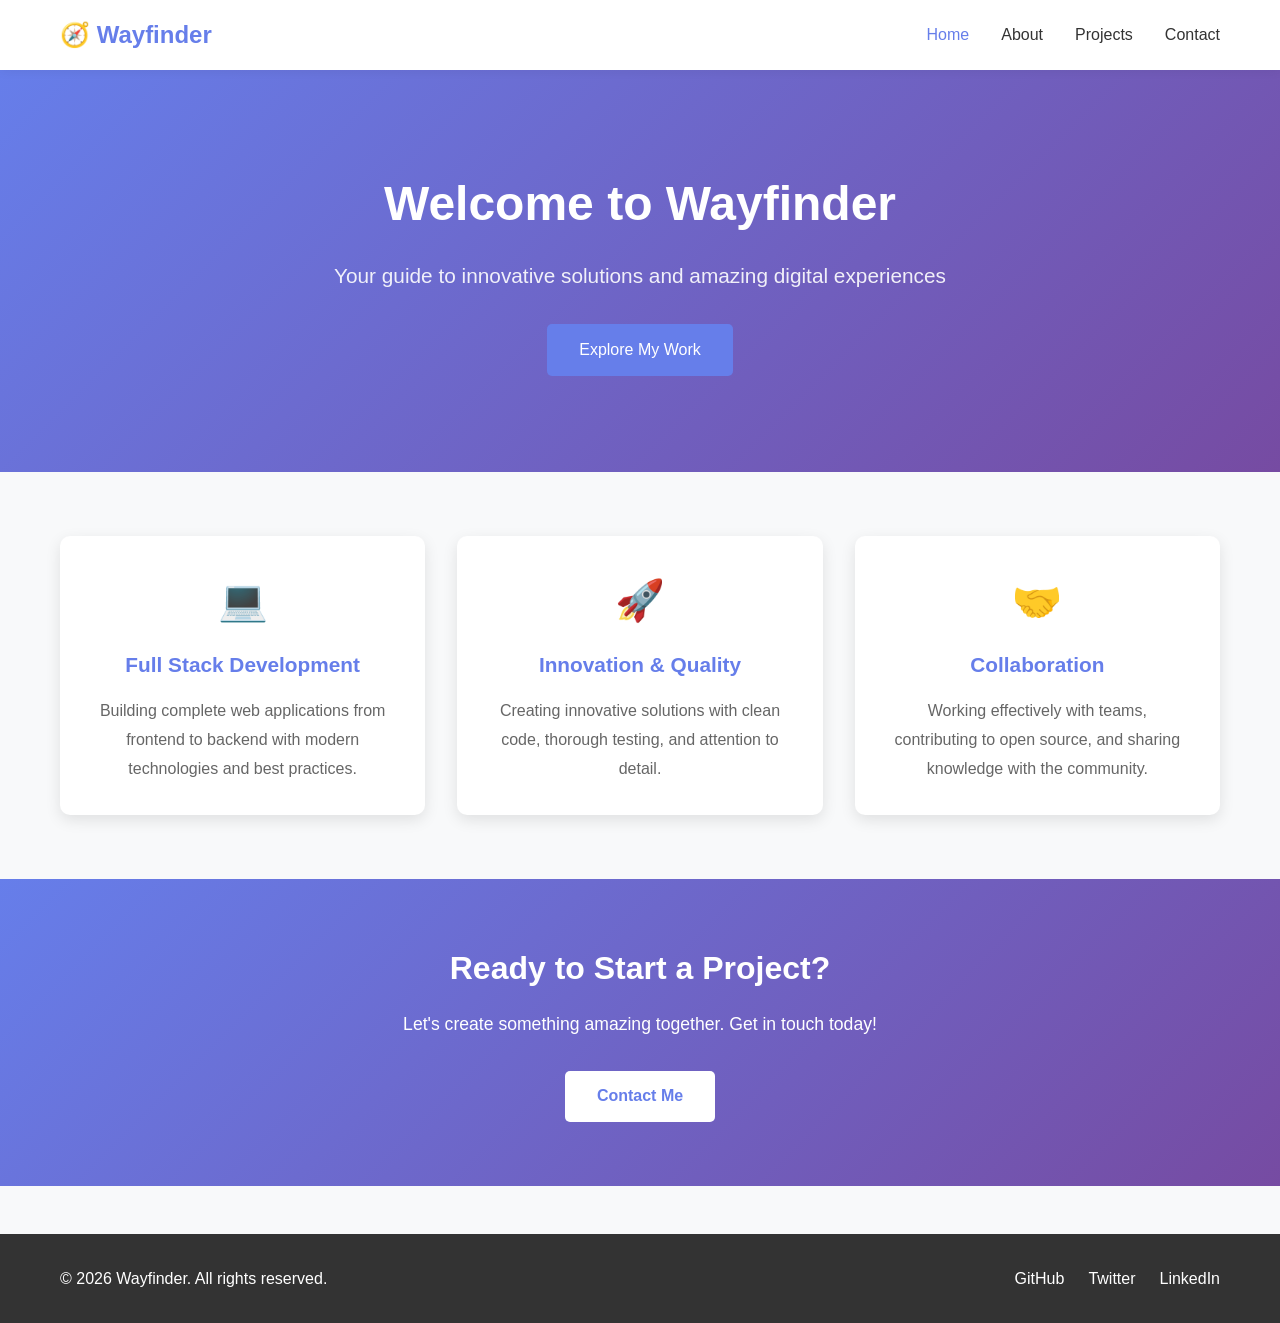
<file: index.html>
<!DOCTYPE html>
<html lang="en">
<head>
    <meta charset="UTF-8">
    <meta name="viewport" content="width=device-width, initial-scale=1.0">
    <title>Wayfinder - Developer Portfolio</title>
    <link rel="stylesheet" href="styles.css">
</head>
<body>
    <!-- Navigation -->
    <nav class="navbar">
        <div class="container">
            <div class="nav-brand">🧭 Wayfinder</div>
            <ul class="nav-links">
                <li><a href="index.html" class="active">Home</a></li>
                <li><a href="about.html">About</a></li>
                <li><a href="projects.html">Projects</a></li>
                <li><a href="contact.html">Contact</a></li>
            </ul>
        </div>
    </nav>

    <!-- Hero Section -->
    <section class="hero">
        <div class="container" style="text-align: center;">
            <h1>Welcome to Wayfinder</h1>
            <p>Your guide to innovative solutions and amazing digital experiences</p>
            <a href="#featured" class="btn">Explore My Work</a>
        </div>
    </section>

    <!-- Featured Section -->
    <div class="container">
        <section id="featured" class="featured" style="margin-top: 4rem; margin-bottom: 4rem;">
            <div class="feature-card">
                <div style="font-size: 2.5em; margin-bottom: 1rem;">💻</div>
                <h3>Full Stack Development</h3>
                <p>Building complete web applications from frontend to backend with modern technologies and best practices.</p>
            </div>

            <div class="feature-card">
                <div style="font-size: 2.5em; margin-bottom: 1rem;">🚀</div>
                <h3>Innovation & Quality</h3>
                <p>Creating innovative solutions with clean code, thorough testing, and attention to detail.</p>
            </div>

            <div class="feature-card">
                <div style="font-size: 2.5em; margin-bottom: 1rem;">🤝</div>
                <h3>Collaboration</h3>
                <p>Working effectively with teams, contributing to open source, and sharing knowledge with the community.</p>
            </div>
        </section>
    </div>

    <!-- Call to Action -->
    <div style="background: linear-gradient(135deg, #667eea 0%, #764ba2 100%); color: white; padding: 4rem 0; text-align: center; margin: 2rem 0;">
        <div class="container">
            <h2 style="font-size: 2em; margin-bottom: 1rem;">Ready to Start a Project?</h2>
            <p style="font-size: 1.1em; margin-bottom: 2rem;">Let's create something amazing together. Get in touch today!</p>
            <a href="contact.html" class="btn" style="background: white; color: #667eea; font-weight: bold;">Contact Me</a>
        </div>
    </div>

    <!-- Footer -->
    <footer class="footer">
        <div class="container">
            <p>&copy; 2026 Wayfinder. All rights reserved.</p>
            <div class="social-links">
                <a href="https://github.com/om484777-ux">GitHub</a>
                <a href="#">Twitter</a>
                <a href="#">LinkedIn</a>
            </div>
        </div>
    </footer>

    <script>
        // Smooth scroll for navigation links
        document.querySelectorAll('a[href^="#"]').forEach(anchor => {
            anchor.addEventListener('click', function (e) {
                e.preventDefault();
                const target = document.querySelector(this.getAttribute('href'));
                if (target) {
                    target.scrollIntoView({
                        behavior: 'smooth'
                    });
                }
            });
        });
    </script>
</body>
</html>
</file>
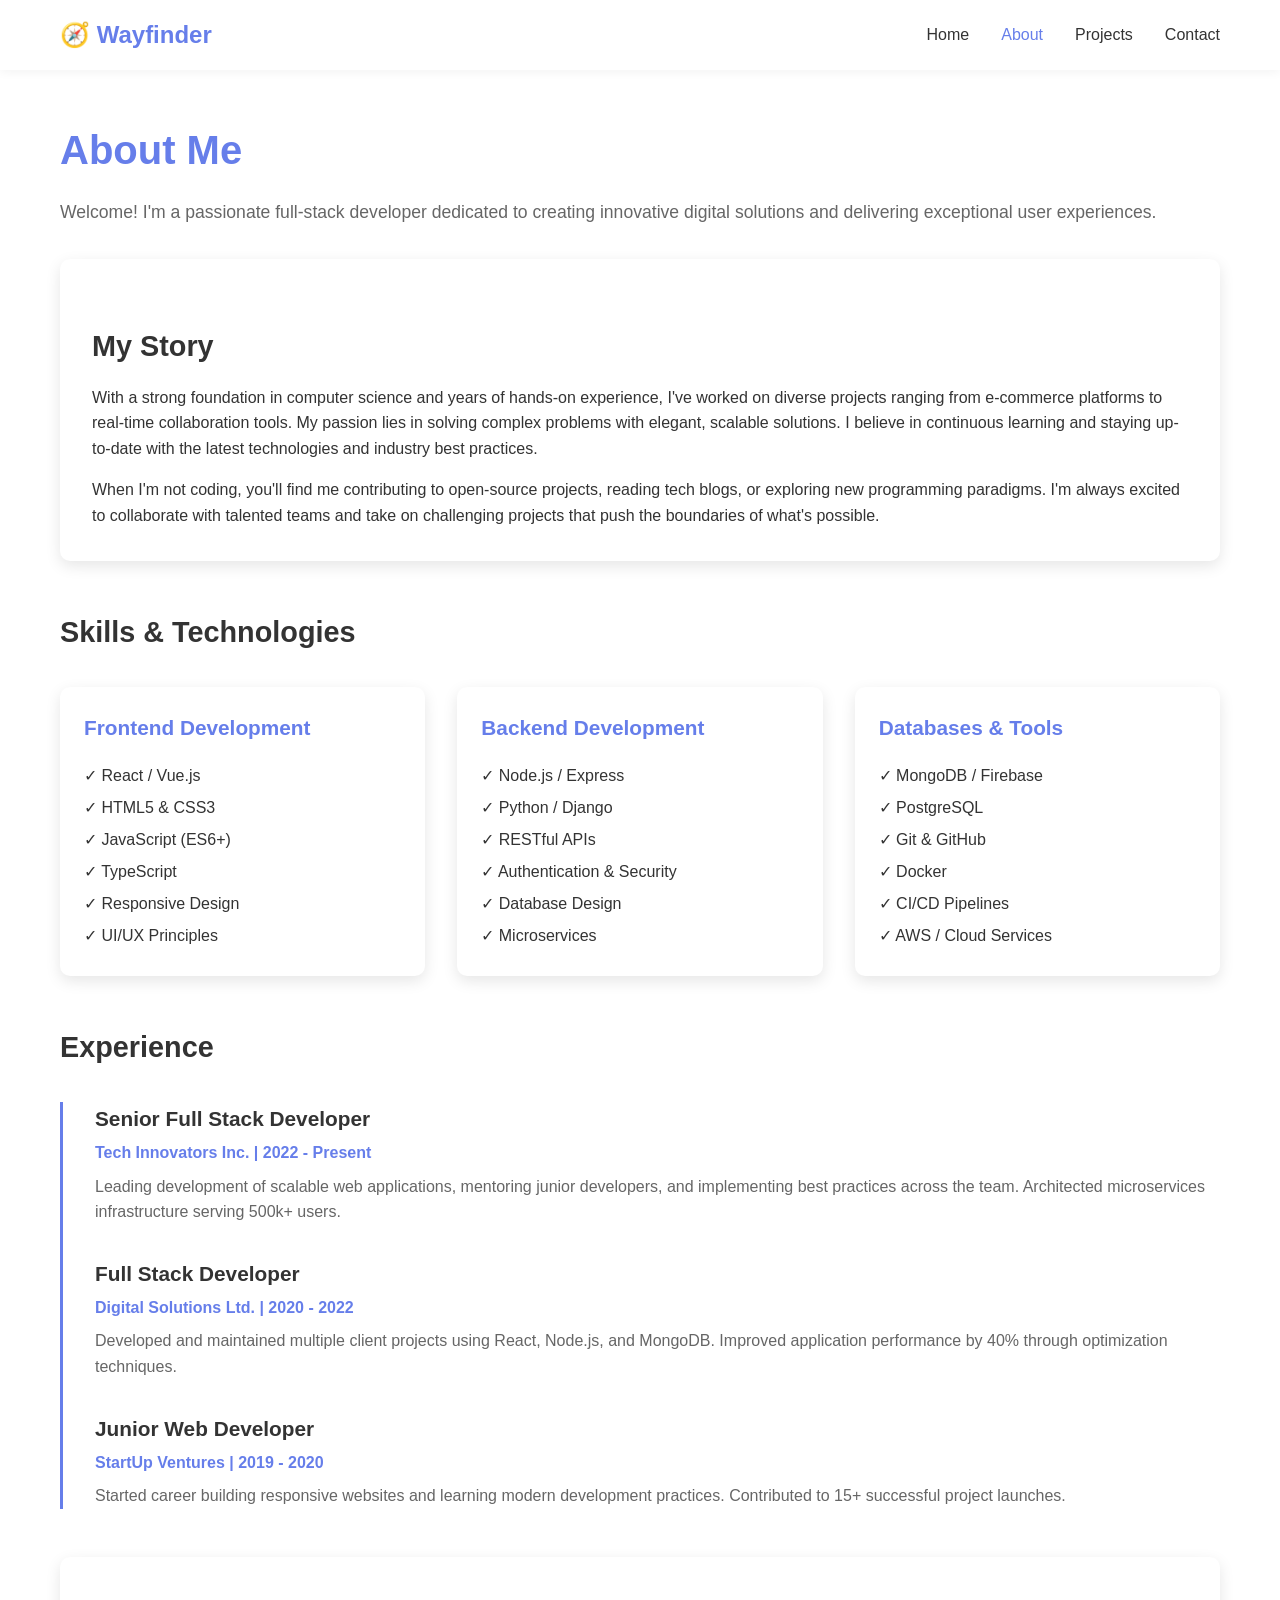
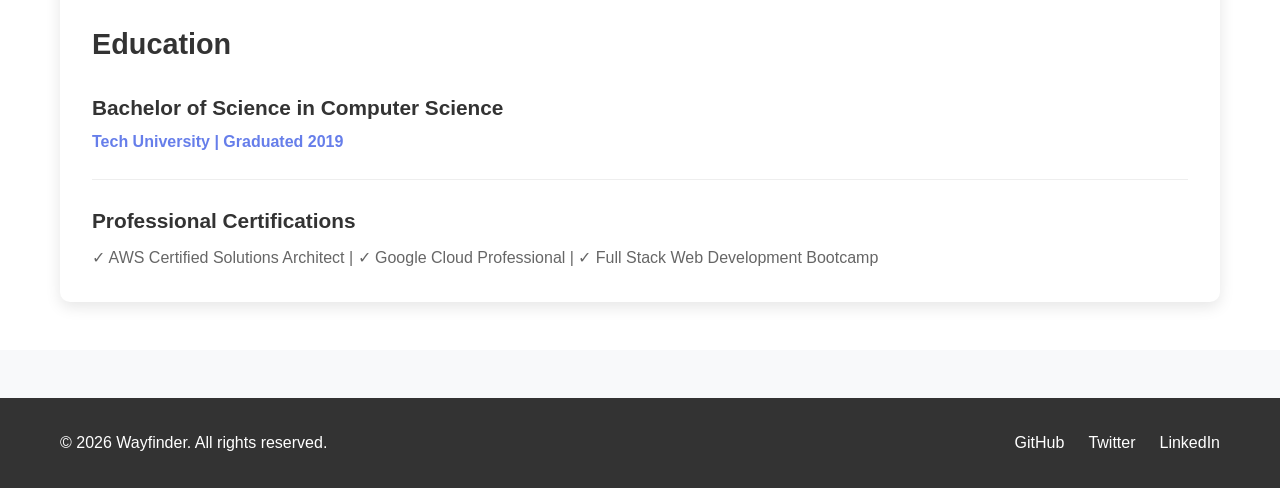
<file: about.html>
<!DOCTYPE html>
<html lang="en">
<head>
    <meta charset="UTF-8">
    <meta name="viewport" content="width=device-width, initial-scale=1.0">
    <title>About - Wayfinder</title>
    <link rel="stylesheet" href="styles.css">
</head>
<body>
    <!-- Navigation -->
    <nav class="navbar">
        <div class="container">
            <div class="nav-brand">🧭 Wayfinder</div>
            <ul class="nav-links">
                <li><a href="index.html">Home</a></li>
                <li><a href="about.html" class="active">About</a></li>
                <li><a href="projects.html">Projects</a></li>
                <li><a href="contact.html">Contact</a></li>
            </ul>
        </div>
    </nav>

    <!-- Content -->
    <div class="page-section">
        <div class="container">
            <h1>About Me</h1>
            <p style="font-size: 1.1em; color: #666; margin-bottom: 2rem;">Welcome! I'm a passionate full-stack developer dedicated to creating innovative digital solutions and delivering exceptional user experiences.</p>

            <!-- Bio Section -->
            <div style="background: white; padding: 2rem; border-radius: 10px; margin-bottom: 3rem; box-shadow: 0 5px 15px rgba(0,0,0,0.1);">
                <h2>My Story</h2>
                <p>With a strong foundation in computer science and years of hands-on experience, I've worked on diverse projects ranging from e-commerce platforms to real-time collaboration tools. My passion lies in solving complex problems with elegant, scalable solutions. I believe in continuous learning and staying up-to-date with the latest technologies and industry best practices.</p>
                <p style="margin-top: 1rem;">When I'm not coding, you'll find me contributing to open-source projects, reading tech blogs, or exploring new programming paradigms. I'm always excited to collaborate with talented teams and take on challenging projects that push the boundaries of what's possible.</p>
            </div>

            <!-- Skills Section -->
            <div style="margin-bottom: 3rem;">
                <h2 style="margin-bottom: 2rem;">Skills & Technologies</h2>
                
                <div style="display: grid; grid-template-columns: repeat(auto-fit, minmax(250px, 1fr)); gap: 2rem;">
                    <!-- Frontend -->
                    <div style="background: white; padding: 1.5rem; border-radius: 10px; box-shadow: 0 5px 15px rgba(0,0,0,0.1);">
                        <h3 style="color: #667eea; margin-bottom: 1rem;">Frontend Development</h3>
                        <ul style="list-style: none; line-height: 2;">
                            <li>✓ React / Vue.js</li>
                            <li>✓ HTML5 & CSS3</li>
                            <li>✓ JavaScript (ES6+)</li>
                            <li>✓ TypeScript</li>
                            <li>✓ Responsive Design</li>
                            <li>✓ UI/UX Principles</li>
                        </ul>
                    </div>

                    <!-- Backend -->
                    <div style="background: white; padding: 1.5rem; border-radius: 10px; box-shadow: 0 5px 15px rgba(0,0,0,0.1);">
                        <h3 style="color: #667eea; margin-bottom: 1rem;">Backend Development</h3>
                        <ul style="list-style: none; line-height: 2;">
                            <li>✓ Node.js / Express</li>
                            <li>✓ Python / Django</li>
                            <li>✓ RESTful APIs</li>
                            <li>✓ Authentication & Security</li>
                            <li>✓ Database Design</li>
                            <li>✓ Microservices</li>
                        </ul>
                    </div>

                    <!-- Databases & Tools -->
                    <div style="background: white; padding: 1.5rem; border-radius: 10px; box-shadow: 0 5px 15px rgba(0,0,0,0.1);">
                        <h3 style="color: #667eea; margin-bottom: 1rem;">Databases & Tools</h3>
                        <ul style="list-style: none; line-height: 2;">
                            <li>✓ MongoDB / Firebase</li>
                            <li>✓ PostgreSQL</li>
                            <li>✓ Git & GitHub</li>
                            <li>✓ Docker</li>
                            <li>✓ CI/CD Pipelines</li>
                            <li>✓ AWS / Cloud Services</li>
                        </ul>
                    </div>
                </div>
            </div>

            <!-- Experience Section -->
            <div style="margin-bottom: 3rem;">
                <h2 style="margin-bottom: 2rem;">Experience</h2>
                
                <div style="border-left: 3px solid #667eea; padding-left: 2rem;">
                    <!-- Experience 1 -->
                    <div style="margin-bottom: 2rem;">
                        <h3 style="color: #333; margin-bottom: 0.3rem;">Senior Full Stack Developer</h3>
                        <p style="color: #667eea; font-weight: 600;">Tech Innovators Inc. | 2022 - Present</p>
                        <p style="color: #666; margin-top: 0.5rem;">Leading development of scalable web applications, mentoring junior developers, and implementing best practices across the team. Architected microservices infrastructure serving 500k+ users.</p>
                    </div>

                    <!-- Experience 2 -->
                    <div style="margin-bottom: 2rem;">
                        <h3 style="color: #333; margin-bottom: 0.3rem;">Full Stack Developer</h3>
                        <p style="color: #667eea; font-weight: 600;">Digital Solutions Ltd. | 2020 - 2022</p>
                        <p style="color: #666; margin-top: 0.5rem;">Developed and maintained multiple client projects using React, Node.js, and MongoDB. Improved application performance by 40% through optimization techniques.</p>
                    </div>

                    <!-- Experience 3 -->
                    <div style="margin-bottom: 2rem;">
                        <h3 style="color: #333; margin-bottom: 0.3rem;">Junior Web Developer</h3>
                        <p style="color: #667eea; font-weight: 600;">StartUp Ventures | 2019 - 2020</p>
                        <p style="color: #666; margin-top: 0.5rem;">Started career building responsive websites and learning modern development practices. Contributed to 15+ successful project launches.</p>
                    </div>
                </div>
            </div>

            <!-- Education Section -->
            <div style="background: white; padding: 2rem; border-radius: 10px; box-shadow: 0 5px 15px rgba(0,0,0,0.1);">
                <h2 style="margin-bottom: 1.5rem;">Education</h2>
                <div style="border-bottom: 1px solid #eee; padding-bottom: 1.5rem; margin-bottom: 1.5rem;">
                    <h3 style="color: #333; margin-bottom: 0.3rem;">Bachelor of Science in Computer Science</h3>
                    <p style="color: #667eea; font-weight: 600;">Tech University | Graduated 2019</p>
                </div>
                <div>
                    <h3 style="color: #333; margin-bottom: 0.3rem;">Professional Certifications</h3>
                    <p style="color: #666; margin-top: 0.5rem;">✓ AWS Certified Solutions Architect | ✓ Google Cloud Professional | ✓ Full Stack Web Development Bootcamp</p>
                </div>
            </div>
        </div>
    </div>

    <!-- Footer -->
    <footer class="footer">
        <div class="container">
            <p>&copy; 2026 Wayfinder. All rights reserved.</p>
            <div class="social-links">
                <a href="https://github.com/om484777-ux">GitHub</a>
                <a href="#">Twitter</a>
                <a href="#">LinkedIn</a>
            </div>
        </div>
    </footer>
</body>
</html>
</file>
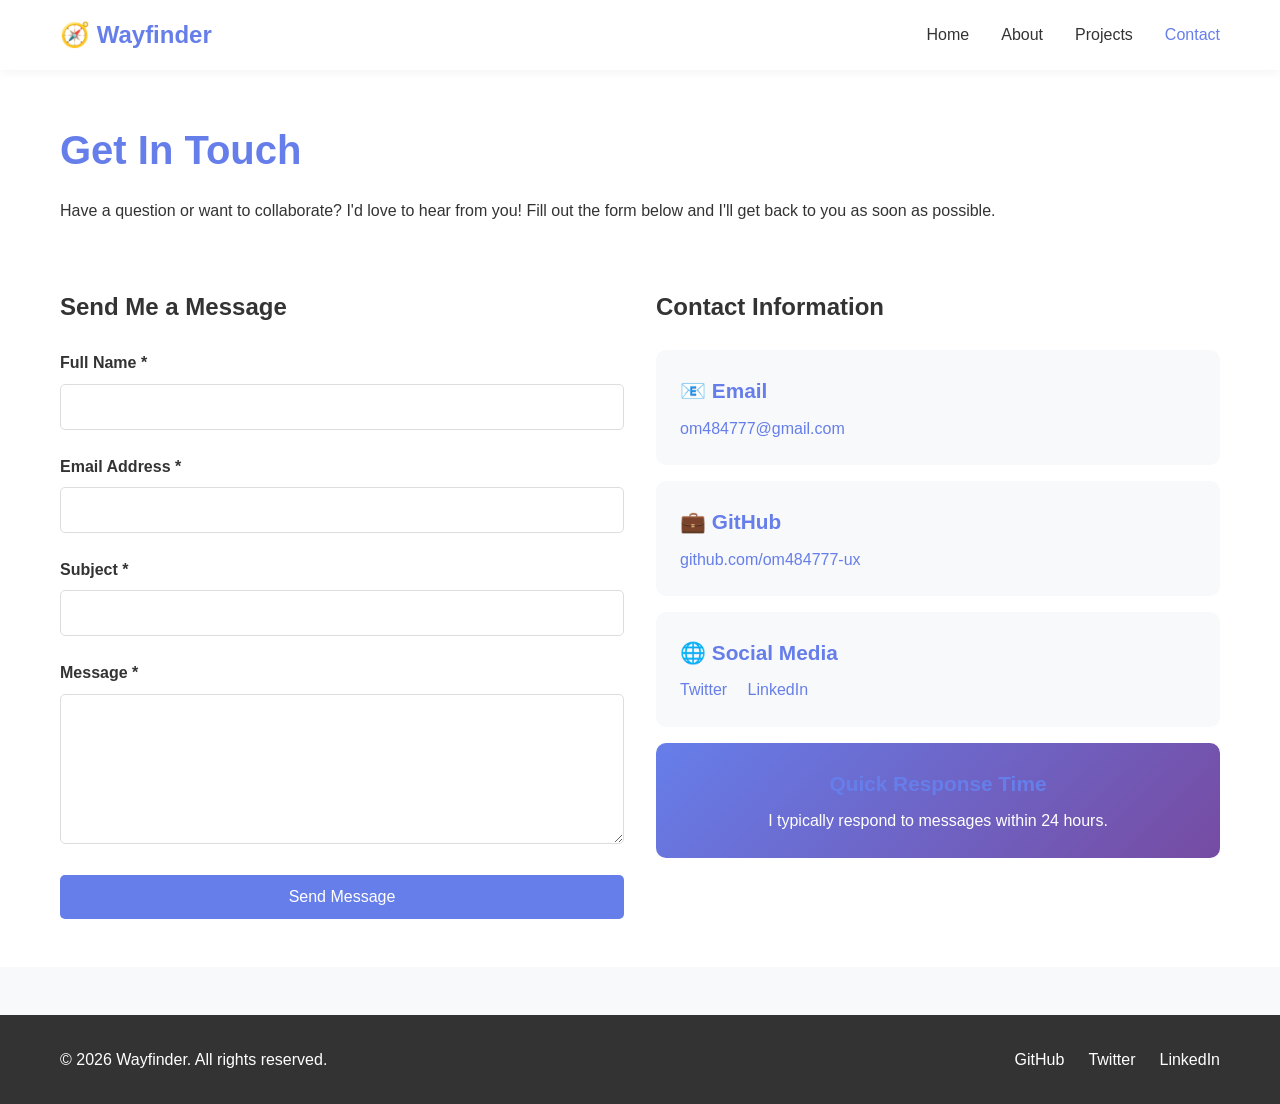
<file: contact.html>
<!DOCTYPE html>
<html lang="en">
<head>
    <meta charset="UTF-8">
    <meta name="viewport" content="width=device-width, initial-scale=1.0">
    <title>Contact - Wayfinder</title>
    <link rel="stylesheet" href="styles.css">
</head>
<body>
    <!-- Navigation -->
    <nav class="navbar">
        <div class="container">
            <div class="nav-brand">🧭 Wayfinder</div>
            <ul class="nav-links">
                <li><a href="index.html">Home</a></li>
                <li><a href="about.html">About</a></li>
                <li><a href="projects.html">Projects</a></li>
                <li><a href="contact.html" class="active">Contact</a></li>
            </ul>
        </div>
    </nav>

    <!-- Content -->
    <div class="page-section">
        <div class="container">
            <h1>Get In Touch</h1>
            <p>Have a question or want to collaborate? I'd love to hear from you! Fill out the form below and I'll get back to you as soon as possible.</p>
            
            <div style="display: grid; grid-template-columns: 1fr 1fr; gap: 2rem; margin-top: 2rem;">
                <!-- Contact Form -->
                <div>
                    <h2 style="font-size: 1.5em; margin-bottom: 1.5rem; color: #333;">Send Me a Message</h2>
                    <form>
                        <div class="form-group">
                            <label for="name">Full Name *</label>
                            <input type="text" id="name" name="name" required>
                        </div>
                        
                        <div class="form-group">
                            <label for="email">Email Address *</label>
                            <input type="email" id="email" name="email" required>
                        </div>
                        
                        <div class="form-group">
                            <label for="subject">Subject *</label>
                            <input type="text" id="subject" name="subject" required>
                        </div>
                        
                        <div class="form-group">
                            <label for="message">Message *</label>
                            <textarea id="message" name="message" required></textarea>
                        </div>
                        
                        <button type="submit" class="btn btn-primary" style="background: #667eea; color: white; width: 100%;">Send Message</button>
                    </form>
                </div>

                <!-- Contact Information -->
                <div>
                    <h2 style="font-size: 1.5em; margin-bottom: 1.5rem; color: #333;">Contact Information</h2>
                    
                    <div style="background: #f8f9fa; padding: 1.5rem; border-radius: 10px; margin-bottom: 1rem;">
                        <h3 style="color: #667eea; margin-bottom: 0.5rem;">📧 Email</h3>
                        <p><a href="mailto:om484777@gmail.com" style="color: #667eea; text-decoration: none;">om484777@gmail.com</a></p>
                    </div>
                    
                    <div style="background: #f8f9fa; padding: 1.5rem; border-radius: 10px; margin-bottom: 1rem;">
                        <h3 style="color: #667eea; margin-bottom: 0.5rem;">💼 GitHub</h3>
                        <p><a href="https://github.com/om484777-ux" style="color: #667eea; text-decoration: none;">github.com/om484777-ux</a></p>
                    </div>
                    
                    <div style="background: #f8f9fa; padding: 1.5rem; border-radius: 10px; margin-bottom: 1rem;">
                        <h3 style="color: #667eea; margin-bottom: 0.5rem;">🌐 Social Media</h3>
                        <p>
                            <a href="#" style="color: #667eea; text-decoration: none; margin-right: 1rem;">Twitter</a>
                            <a href="#" style="color: #667eea; text-decoration: none;">LinkedIn</a>
                        </p>
                    </div>
                    
                    <div style="background: linear-gradient(135deg, #667eea 0%, #764ba2 100%); color: white; padding: 1.5rem; border-radius: 10px; text-align: center;">
                        <h3 style="margin-bottom: 0.5rem;">Quick Response Time</h3>
                        <p>I typically respond to messages within 24 hours.</p>
                    </div>
                </div>
            </div>
        </div>
    </div>

    <!-- Footer -->
    <footer class="footer">
        <div class="container">
            <p>&copy; 2026 Wayfinder. All rights reserved.</p>
            <div class="social-links">
                <a href="https://github.com/om484777-ux">GitHub</a>
                <a href="#">Twitter</a>
                <a href="#">LinkedIn</a>
            </div>
        </div>
    </footer>

    <script>
        // Simple form submission handler
        document.querySelector('form').addEventListener('submit', function(e) {
            e.preventDefault();
            alert('Thank you for your message! I will get back to you soon.');
            this.reset();
        });
    </script>
</body>
</html>
</file>
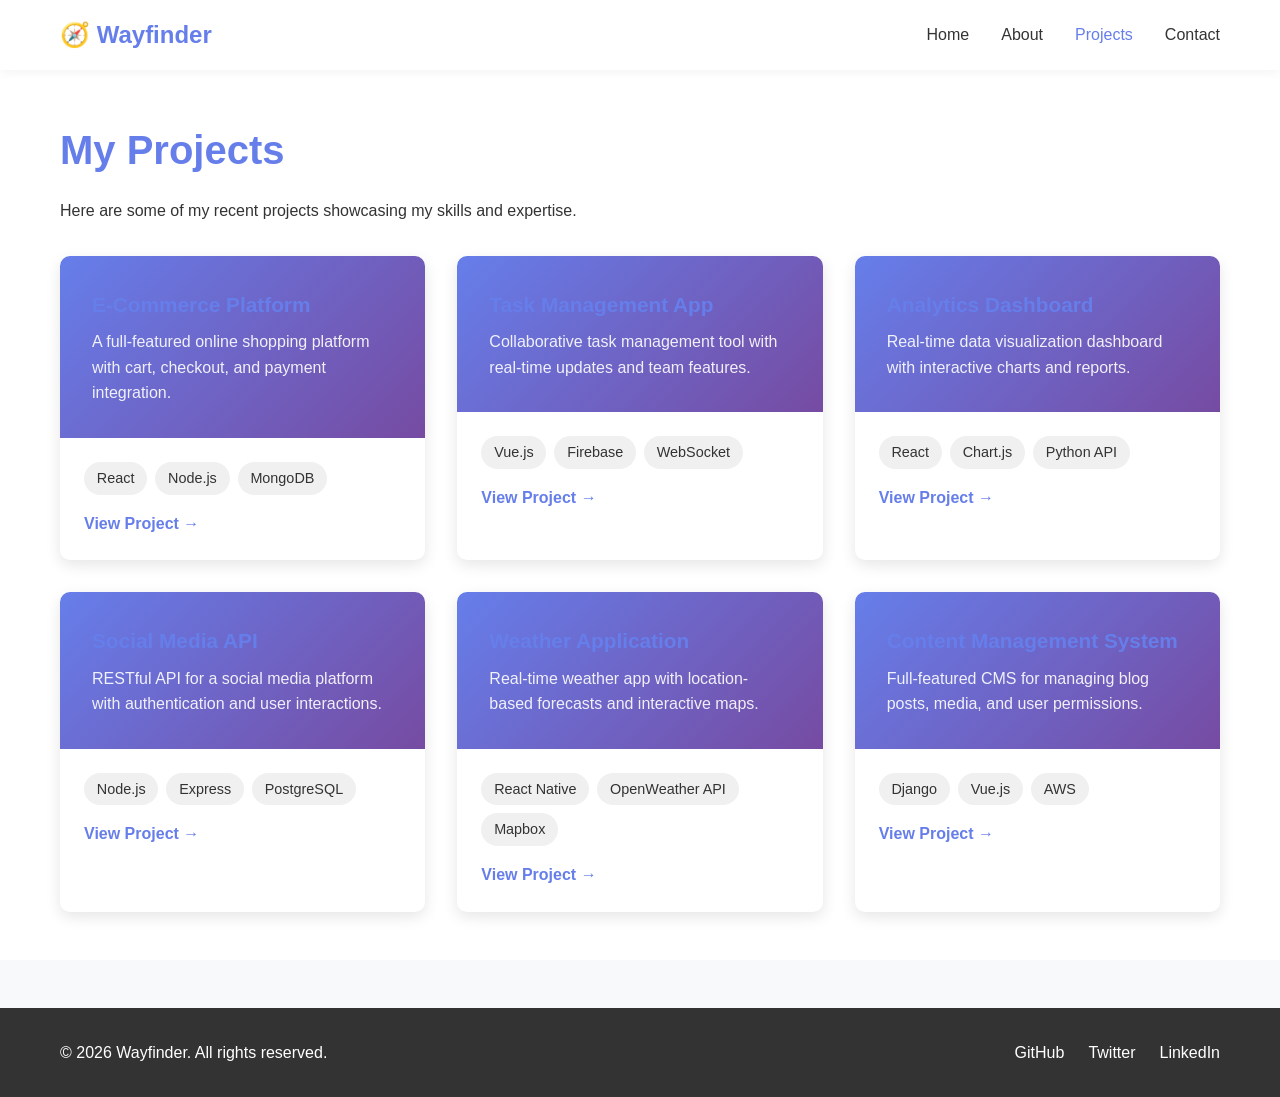
<file: projects.html>
<!DOCTYPE html>
<html lang="en">
<head>
    <meta charset="UTF-8">
    <meta name="viewport" content="width=device-width, initial-scale=1.0">
    <title>Projects - Wayfinder</title>
    <link rel="stylesheet" href="styles.css">
</head>
<body>
    <!-- Navigation -->
    <nav class="navbar">
        <div class="container">
            <div class="nav-brand">🧭 Wayfinder</div>
            <ul class="nav-links">
                <li><a href="index.html">Home</a></li>
                <li><a href="about.html">About</a></li>
                <li><a href="projects.html" class="active">Projects</a></li>
                <li><a href="contact.html">Contact</a></li>
            </ul>
        </div>
    </nav>

    <!-- Content -->
    <div class="page-section">
        <div class="container">
            <h1>My Projects</h1>
            <p>Here are some of my recent projects showcasing my skills and expertise.</p>

            <div style="display: grid; grid-template-columns: repeat(auto-fit, minmax(300px, 1fr)); gap: 2rem; margin-top: 2rem;">
                <!-- Project 1 -->
                <div style="background: white; border-radius: 10px; overflow: hidden; box-shadow: 0 5px 15px rgba(0,0,0,0.1); transition: transform 0.3s ease, box-shadow 0.3s ease;" class="project-card">
                    <div style="background: linear-gradient(135deg, #667eea 0%, #764ba2 100%); padding: 2rem; color: white;">
                        <h3 style="margin-bottom: 0.5rem;">E-Commerce Platform</h3>
                        <p style="opacity: 0.9;">A full-featured online shopping platform with cart, checkout, and payment integration.</p>
                    </div>
                    <div style="padding: 1.5rem;">
                        <div style="display: flex; flex-wrap: wrap; gap: 0.5rem; margin-bottom: 1rem;">
                            <span style="background: #f0f0f0; padding: 0.3rem 0.8rem; border-radius: 20px; font-size: 0.9em;">React</span>
                            <span style="background: #f0f0f0; padding: 0.3rem 0.8rem; border-radius: 20px; font-size: 0.9em;">Node.js</span>
                            <span style="background: #f0f0f0; padding: 0.3rem 0.8rem; border-radius: 20px; font-size: 0.9em;">MongoDB</span>
                        </div>
                        <a href="#" style="color: #667eea; text-decoration: none; font-weight: 600;">View Project →</a>
                    </div>
                </div>

                <!-- Project 2 -->
                <div style="background: white; border-radius: 10px; overflow: hidden; box-shadow: 0 5px 15px rgba(0,0,0,0.1); transition: transform 0.3s ease, box-shadow 0.3s ease;" class="project-card">
                    <div style="background: linear-gradient(135deg, #667eea 0%, #764ba2 100%); padding: 2rem; color: white;">
                        <h3 style="margin-bottom: 0.5rem;">Task Management App</h3>
                        <p style="opacity: 0.9;">Collaborative task management tool with real-time updates and team features.</p>
                    </div>
                    <div style="padding: 1.5rem;">
                        <div style="display: flex; flex-wrap: wrap; gap: 0.5rem; margin-bottom: 1rem;">
                            <span style="background: #f0f0f0; padding: 0.3rem 0.8rem; border-radius: 20px; font-size: 0.9em;">Vue.js</span>
                            <span style="background: #f0f0f0; padding: 0.3rem 0.8rem; border-radius: 20px; font-size: 0.9em;">Firebase</span>
                            <span style="background: #f0f0f0; padding: 0.3rem 0.8rem; border-radius: 20px; font-size: 0.9em;">WebSocket</span>
                        </div>
                        <a href="#" style="color: #667eea; text-decoration: none; font-weight: 600;">View Project →</a>
                    </div>
                </div>

                <!-- Project 3 -->
                <div style="background: white; border-radius: 10px; overflow: hidden; box-shadow: 0 5px 15px rgba(0,0,0,0.1); transition: transform 0.3s ease, box-shadow 0.3s ease;" class="project-card">
                    <div style="background: linear-gradient(135deg, #667eea 0%, #764ba2 100%); padding: 2rem; color: white;">
                        <h3 style="margin-bottom: 0.5rem;">Analytics Dashboard</h3>
                        <p style="opacity: 0.9;">Real-time data visualization dashboard with interactive charts and reports.</p>
                    </div>
                    <div style="padding: 1.5rem;">
                        <div style="display: flex; flex-wrap: wrap; gap: 0.5rem; margin-bottom: 1rem;">
                            <span style="background: #f0f0f0; padding: 0.3rem 0.8rem; border-radius: 20px; font-size: 0.9em;">React</span>
                            <span style="background: #f0f0f0; padding: 0.3rem 0.8rem; border-radius: 20px; font-size: 0.9em;">Chart.js</span>
                            <span style="background: #f0f0f0; padding: 0.3rem 0.8rem; border-radius: 20px; font-size: 0.9em;">Python API</span>
                        </div>
                        <a href="#" style="color: #667eea; text-decoration: none; font-weight: 600;">View Project →</a>
                    </div>
                </div>

                <!-- Project 4 -->
                <div style="background: white; border-radius: 10px; overflow: hidden; box-shadow: 0 5px 15px rgba(0,0,0,0.1); transition: transform 0.3s ease, box-shadow 0.3s ease;" class="project-card">
                    <div style="background: linear-gradient(135deg, #667eea 0%, #764ba2 100%); padding: 2rem; color: white;">
                        <h3 style="margin-bottom: 0.5rem;">Social Media API</h3>
                        <p style="opacity: 0.9;">RESTful API for a social media platform with authentication and user interactions.</p>
                    </div>
                    <div style="padding: 1.5rem;">
                        <div style="display: flex; flex-wrap: wrap; gap: 0.5rem; margin-bottom: 1rem;">
                            <span style="background: #f0f0f0; padding: 0.3rem 0.8rem; border-radius: 20px; font-size: 0.9em;">Node.js</span>
                            <span style="background: #f0f0f0; padding: 0.3rem 0.8rem; border-radius: 20px; font-size: 0.9em;">Express</span>
                            <span style="background: #f0f0f0; padding: 0.3rem 0.8rem; border-radius: 20px; font-size: 0.9em;">PostgreSQL</span>
                        </div>
                        <a href="#" style="color: #667eea; text-decoration: none; font-weight: 600;">View Project →</a>
                    </div>
                </div>

                <!-- Project 5 -->
                <div style="background: white; border-radius: 10px; overflow: hidden; box-shadow: 0 5px 15px rgba(0,0,0,0.1); transition: transform 0.3s ease, box-shadow 0.3s ease;" class="project-card">
                    <div style="background: linear-gradient(135deg, #667eea 0%, #764ba2 100%); padding: 2rem; color: white;">
                        <h3 style="margin-bottom: 0.5rem;">Weather Application</h3>
                        <p style="opacity: 0.9;">Real-time weather app with location-based forecasts and interactive maps.</p>
                    </div>
                    <div style="padding: 1.5rem;">
                        <div style="display: flex; flex-wrap: wrap; gap: 0.5rem; margin-bottom: 1rem;">
                            <span style="background: #f0f0f0; padding: 0.3rem 0.8rem; border-radius: 20px; font-size: 0.9em;">React Native</span>
                            <span style="background: #f0f0f0; padding: 0.3rem 0.8rem; border-radius: 20px; font-size: 0.9em;">OpenWeather API</span>
                            <span style="background: #f0f0f0; padding: 0.3rem 0.8rem; border-radius: 20px; font-size: 0.9em;">Mapbox</span>
                        </div>
                        <a href="#" style="color: #667eea; text-decoration: none; font-weight: 600;">View Project →</a>
                    </div>
                </div>

                <!-- Project 6 -->
                <div style="background: white; border-radius: 10px; overflow: hidden; box-shadow: 0 5px 15px rgba(0,0,0,0.1); transition: transform 0.3s ease, box-shadow 0.3s ease;" class="project-card">
                    <div style="background: linear-gradient(135deg, #667eea 0%, #764ba2 100%); padding: 2rem; color: white;">
                        <h3 style="margin-bottom: 0.5rem;">Content Management System</h3>
                        <p style="opacity: 0.9;">Full-featured CMS for managing blog posts, media, and user permissions.</p>
                    </div>
                    <div style="padding: 1.5rem;">
                        <div style="display: flex; flex-wrap: wrap; gap: 0.5rem; margin-bottom: 1rem;">
                            <span style="background: #f0f0f0; padding: 0.3rem 0.8rem; border-radius: 20px; font-size: 0.9em;">Django</span>
                            <span style="background: #f0f0f0; padding: 0.3rem 0.8rem; border-radius: 20px; font-size: 0.9em;">Vue.js</span>
                            <span style="background: #f0f0f0; padding: 0.3rem 0.8rem; border-radius: 20px; font-size: 0.9em;">AWS</span>
                        </div>
                        <a href="#" style="color: #667eea; text-decoration: none; font-weight: 600;">View Project →</a>
                    </div>
                </div>
            </div>
        </div>
    </div>

    <!-- Footer -->
    <footer class="footer">
        <div class="container">
            <p>&copy; 2026 Wayfinder. All rights reserved.</p>
            <div class="social-links">
                <a href="https://github.com/om484777-ux">GitHub</a>
                <a href="#">Twitter</a>
                <a href="#">LinkedIn</a>
            </div>
        </div>
    </footer>

    <style>
        .project-card:hover {
            transform: translateY(-10px);
            box-shadow: 0 15px 30px rgba(0,0,0,0.2) !important;
        }
    </style>
</body>
</html>
</file>
<file: styles.css>
* {
    margin: 0;
    padding: 0;
    box-sizing: border-box;
}

body {
    font-family: -apple-system, BlinkMacSystemFont, 'Segoe UI', Roboto, 'Helvetica Neue', Arial, sans-serif;
    line-height: 1.6;
    color: #333;
    background-color: #f8f9fa;
}

.container {
    max-width: 1200px;
    margin: 0 auto;
    padding: 0 20px;
}

/* Navigation */
.navbar {
    background: white;
    box-shadow: 0 2px 10px rgba(0, 0, 0, 0.05);
    position: sticky;
    top: 0;
    z-index: 100;
}

.navbar .container {
    display: flex;
    justify-content: space-between;
    align-items: center;
    padding: 1rem 20px;
}

.nav-brand {
    font-size: 1.5em;
    font-weight: bold;
    color: #667eea;
}

.nav-links {
    display: flex;
    list-style: none;
    gap: 2rem;
}

.nav-links a {
    text-decoration: none;
    color: #333;
    font-weight: 500;
    transition: color 0.3s ease;
}

.nav-links a:hover,
.nav-links a.active {
    color: #667eea;
}

/* Hero Section */
.hero {
    background: linear-gradient(135deg, #667eea 0%, #764ba2 100%);
    color: white;
    padding: 6rem 0;
    text-align: center;
}

.hero h1 {
    font-size: 3em;
    margin-bottom: 1rem;
}

.hero p {
    font-size: 1.3em;
    margin-bottom: 2rem;
    opacity: 0.9;
}

/* Buttons */
.btn {
    display: inline-block;
    padding: 0.8rem 2rem;
    background: #667eea;
    color: white;
    text-decoration: none;
    border-radius: 5px;
    transition: background 0.3s ease, transform 0.2s ease;
    border: none;
    cursor: pointer;
    font-size: 1em;
}

.btn:hover {
    background: #764ba2;
    transform: translateY(-2px);
}

.btn-primary {
    background: #667eea;
}

.btn-primary:hover {
    background: #764ba2;
}

/* Featured Section */
.featured {
    display: grid;
    grid-template-columns: repeat(auto-fit, minmax(250px, 1fr));
    gap: 2rem;
}

.feature-card {
    background: white;
    padding: 2rem;
    border-radius: 10px;
    box-shadow: 0 5px 15px rgba(0, 0, 0, 0.1);
    text-align: center;
    transition: transform 0.3s ease, box-shadow 0.3s ease;
}

.feature-card:hover {
    transform: translateY(-5px);
    box-shadow: 0 10px 25px rgba(0, 0, 0, 0.15);
}

.feature-card h3 {
    color: #667eea;
    margin-bottom: 1rem;
    font-size: 1.3em;
}

.feature-card p {
    color: #666;
    line-height: 1.8;
}

/* Page Section */
.page-section {
    background: white;
    padding: 3rem 0;
    min-height: calc(100vh - 200px);
}

.page-section h1 {
    color: #667eea;
    font-size: 2.5em;
    margin-bottom: 1rem;
}

.page-section h2 {
    color: #333;
    font-size: 1.8em;
    margin-top: 2rem;
    margin-bottom: 1rem;
}

.page-section h3 {
    color: #667eea;
    font-size: 1.3em;
}

/* Form Styles */
.form-group {
    margin-bottom: 1.5rem;
}

.form-group label {
    display: block;
    margin-bottom: 0.5rem;
    font-weight: 600;
    color: #333;
}

.form-group input,
.form-group textarea {
    width: 100%;
    padding: 0.8rem;
    border: 1px solid #ddd;
    border-radius: 5px;
    font-family: inherit;
    font-size: 1em;
    transition: border-color 0.3s ease;
}

.form-group input:focus,
.form-group textarea:focus {
    outline: none;
    border-color: #667eea;
    box-shadow: 0 0 0 3px rgba(102, 126, 234, 0.1);
}

.form-group textarea {
    resize: vertical;
    min-height: 150px;
}

/* Footer */
.footer {
    background: #333;
    color: white;
    padding: 2rem 0;
    text-align: center;
    margin-top: 3rem;
}

.footer .container {
    display: flex;
    justify-content: space-between;
    align-items: center;
    flex-wrap: wrap;
    gap: 1rem;
}

.social-links {
    display: flex;
    gap: 1.5rem;
}

.social-links a {
    color: white;
    text-decoration: none;
    transition: color 0.3s ease;
}

.social-links a:hover {
    color: #667eea;
}

/* Responsive Design */
@media (max-width: 768px) {
    .navbar .container {
        flex-direction: column;
        gap: 1rem;
    }

    .nav-links {
        flex-wrap: wrap;
        justify-content: center;
        gap: 1rem;
    }

    .hero h1 {
        font-size: 2em;
    }

    .hero p {
        font-size: 1.1em;
    }

    .page-section h1 {
        font-size: 2em;
    }

    .footer .container {
        flex-direction: column;
    }
}
</file>
